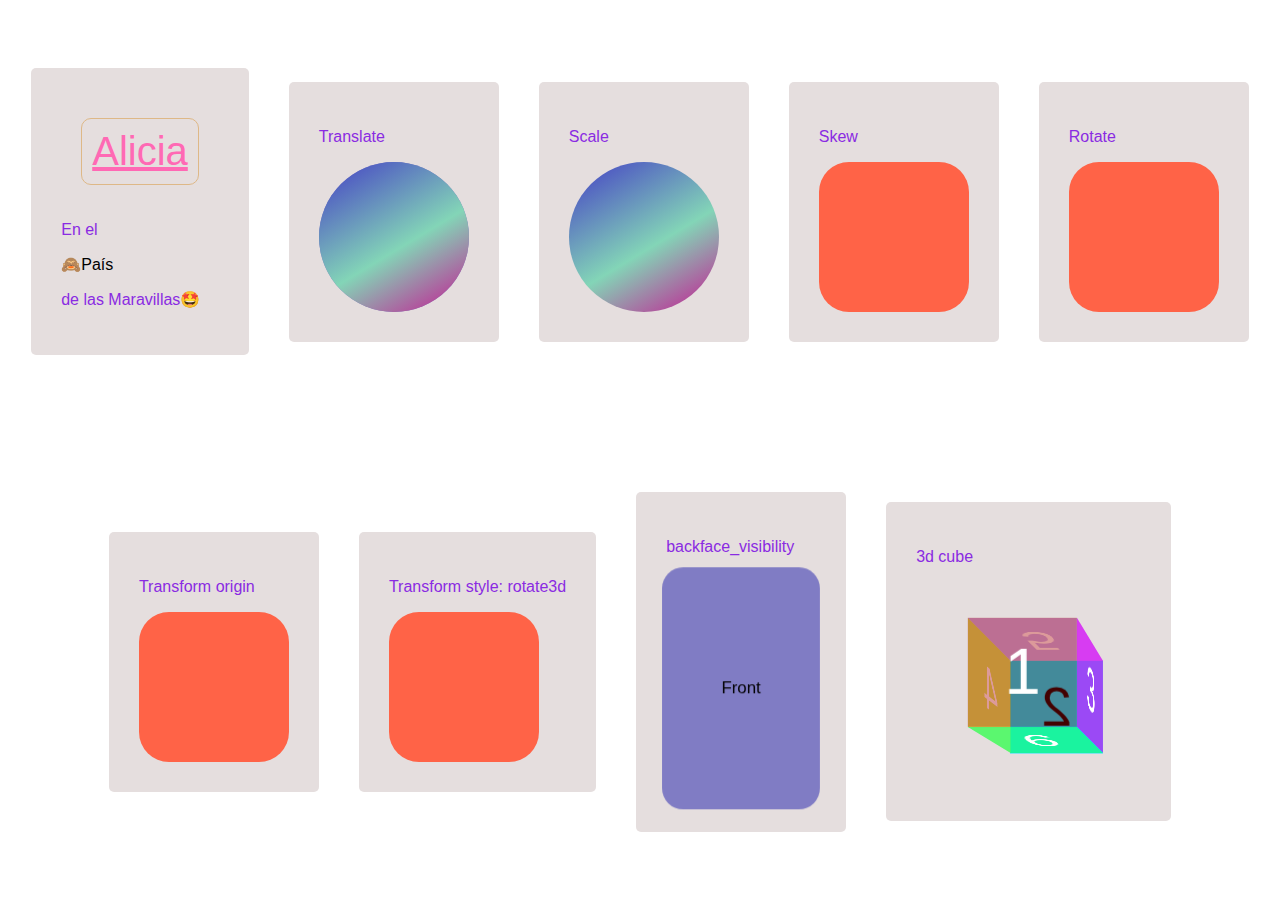
<file: index.html>
<!DOCTYPE html>
<html lang="en">
<head>
    <meta charset="UTF-8">
    <meta http-equiv="X-UA-Compatible" content="IE=edge">
    <meta name="viewport" content="width=device-width, initial-scale=1.0">
    <link rel="stylesheet" href="style.css">
    <title>Document</title>
</head>
<body>
    <section class="test">
        <a href="/">Alicia</a>
        <p>En el </p>
        <p class="maravillas">País</p>
        <p>de las Maravillas</p>
    </section>

    <section>
        <p>Translate</p>
        <div class="shadow">
            <div class="circle ctrans"></div>
        </div>
    </section>

    <section>
        <p>Scale</p>
        <div class="circle cscale"></div>
    </section>

    <section>
        <p>Skew</p>
        <div class="square sskew"></div>
    </section>

    <section>
        <p>Rotate</p>
        <div class="square srotate"></div>
    </section>

    <section>
        <p>Transform origin</p>
        <div class="square origin"></div>
    </section>

    <section class="dimension">
        <p>Transform style: rotate3d</p>
        <div class="square rotate3d"></div>
    </section>

    <section class="card-container">
        <p>backface_visibility</p>
        <div class="card">
            <div class="face-card front">Front</div>
            <div class="face-card back">Back</div>
        </div>
    </section>

    <section>
        <p>3d cube</p>
        <div class="container">
            <div class="cube hidebf">
              <div class="face front">1</div>
              <div class="face back">2</div>
              <div class="face right">3</div>
              <div class="face left">4</div>
              <div class="face top">5</div>
              <div class="face bottom">6</div>
            </div>
          </div>
    </section>
</body>
</html>
</file>
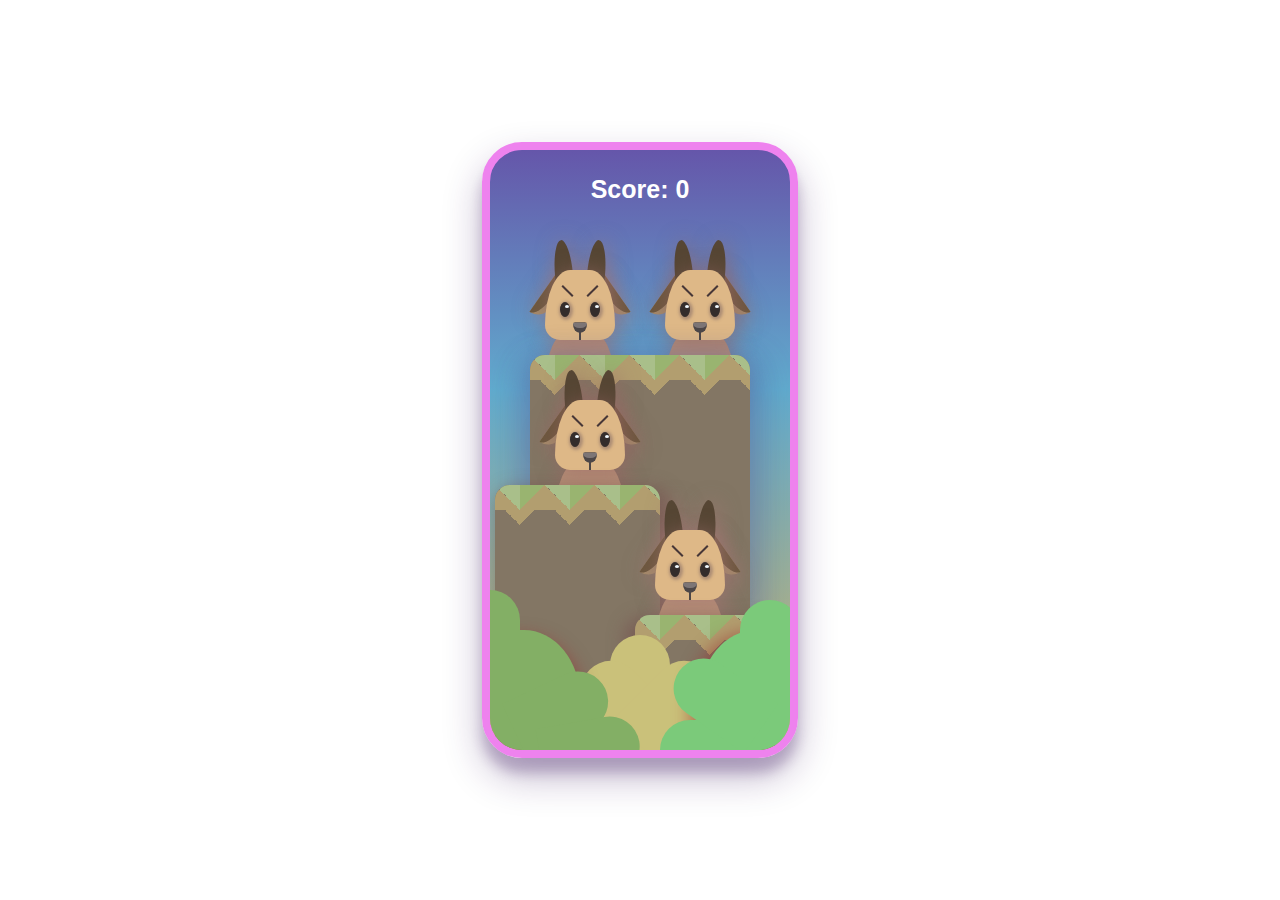
<file: Curso_de_animaciones/index.html>
<!DOCTYPE html>
<html lang="en">
<head>
    <meta charset="UTF-8">
    <meta http-equiv="X-UA-Compatible" content="IE=edge">
    <meta name="viewport" content="width=device-width, initial-scale=1.0">
    <link rel="stylesheet" href="./style.css">
    <title>Document</title>
</head>
<body>
   <!--  <ul>
        <li><input type="checkbox"><div class="shield"></div></li>
        <li><input type="checkbox"><div class="shield"></div></li>
        <li><input type="checkbox"><div class="shield"></div></li>
        <li><input type="checkbox"><div class="shield"></div></li>
        <li><input type="checkbox"><div class="shield"></div></li>
        <li><input type="checkbox"><div class="shield"></div></li>
        <li><input type="checkbox"><div class="shield"></div></li>
        <li><input type="checkbox"><div class="shield"></div></li>
    </ul>
     -->
    <div class="phone">
        <div class="layer-1">
            <input type="checkbox">
            <div class="cabeza">
                <div class="ceja ceja_der"></div>
                <div class="ceja ceja_izq"></div>
                <div class="ojos ojo_izq">
                    <div class="brillo"></div>
                </div>
                <div class="ojos ojo_der">
                    <div class="brillo"></div>
                </div>
                <div class="nariz">
                    <div class="sombra_nariz"></div>
                </div>
                <div class="linea_boca"></div>
            </div>
            <div class="cabeza cuerpo"></div>
            <div class="cuerno cuerno_izq"></div>
            <div class="cuerno cuerno_der"></div>
            <div class="oreja oreja_izq oreja_izq__Capi_1">
                <div class="sombra_oreja"></div>
            </div>
            <div class="oreja oreja_der oreja_der__Capi_1">
                <div class="sombra_oreja"></div>
            </div>
        </div>
        <div class="layer-2">
            <input type="checkbox">
            <div class="cabeza">
                <div class="ceja ceja_der"></div>
                <div class="ceja ceja_izq"></div>
                <div class="ojos ojo_izq">
                    <div class="brillo"></div>
                </div>
                <div class="ojos ojo_der">
                    <div class="brillo"></div>
                </div>
                <div class="nariz">
                    <div class="sombra_nariz"></div>
                </div>
                <div class="linea_boca"></div>
            </div>
            <div class="cabeza cuerpo"></div>
            <div class="cuerno cuerno_izq"></div>
            <div class="cuerno cuerno_der"></div>
            <div class="oreja oreja_izq oreja_izq__Capi_2">
                <div class="sombra_oreja"></div>
            </div>
            <div class="oreja oreja_der oreja_der__Capi_2">
                <div class="sombra_oreja"></div>
            </div>
        </div>
        <div class="layer-3">
            <div class="zigzag"></div>
        </div>
        <div class="layer-4">
            <input type="checkbox">
            <div class="cabeza">
                <div class="ceja ceja_der"></div>
                <div class="ceja ceja_izq"></div>
                <div class="ojos ojo_izq">
                    <div class="brillo"></div>
                </div>
                <div class="ojos ojo_der">
                    <div class="brillo"></div>
                </div>
                <div class="nariz">
                    <div class="sombra_nariz"></div>
                </div>
                <div class="linea_boca"></div>
            </div>
            <div class="cabeza cuerpo"></div>
            <div class="cuerno cuerno_izq"></div>
            <div class="cuerno cuerno_der"></div>
            <div class="oreja oreja_izq oreja_izq__Capi_4">
                <div class="sombra_oreja"></div>
            </div>
            <div class="oreja oreja_der oreja_der__Capi_4">
                <div class="sombra_oreja"></div>
            </div>
        </div>
        <div class="layer-5">
            <div class="zigzag"></div>
        </div>
        <div class="layer-6">
            <input type="checkbox">
            <div class="cabeza">
                <div class="ceja ceja_der"></div>
                <div class="ceja ceja_izq"></div>
                <div class="ojos ojo_izq">
                    <div class="brillo"></div>
                </div>
                <div class="ojos ojo_der">
                    <div class="brillo"></div>
                </div>
                <div class="nariz">
                    <div class="sombra_nariz"></div>
                </div>
                <div class="linea_boca"></div>
            </div>
            <div class="cabeza cuerpo"></div>
            <div class="cuerno cuerno_izq"></div>
            <div class="cuerno cuerno_der"></div>
            <div class="oreja oreja_izq oreja_izq__Capi_6">
                <div class="sombra_oreja"></div>
            </div>
            <div class="oreja oreja_der oreja_der__Capi_6">
                <div class="sombra_oreja"></div>
            </div>
        </div>
        <div class="layer-7">
            <div class="zigzag"></div>
        </div>
        <div class="layer-8">
            <div class="bush bushL8_1"></div>
            <div class="bush bushL8_2"></div>
            <div class="bush bushL8_3"></div>
        </div>
        <div class="layer-9">
            <div class="bush bushL9_1"></div>
            <div class="bush bushL9_2"></div>
            <div class="bush bushL9_3"></div>
        </div>
        <div class="layer-10">
            <div class="bush bushL10_1"></div>
            <div class="bush bushL10_2"></div>
            <div class="bush bushL10_3"></div>
        </div>
        <h3 class="total-count">Score: </h3>
    </div>
</body>
</html>
</file>
<file: style.css>
body {
    margin: 0;
    padding: 0;
    box-sizing: border-box;
    font-family: Helvetica;
    display: flex;
    justify-content: center;
    align-items: center;
    width: 100%;
    height: 100vh;
    flex-wrap: wrap;
}
section {
    margin: 20px;
    padding: 30px;
    border-radius: 5px;
    background-color: rgb(229, 222, 222);
}
a {
    font-family: Haettenschweiler, 'Arial Narrow Bold', sans-serif;
    font-size: 40px;
    font-weight: lighter;
    padding: 10px;
    border: 1px double burlywood;
    margin: 20px;
    display: inline-block;
    border-radius: 10px;
}
a:link {
    color: hotpink;
}
a:visited {
    color: tomato;
}
a:hover {
    background-color: blanchedalmond;
}
p:not(.maravillas) {
    color: blueviolet;
}
.maravillas::before {
    content: "🙈";
}
.test p:last-of-type::after {
    content: "🤩";
}
.circle {
    background-color: #443ec5;
    background-image: linear-gradient(149deg, #443ec5 1%, #83d5b7 56%, #c71591 100%);
    width: 150px;
    height: 150px;
    border-radius: 50%;
}
.shadow {
    background-color: #807cc4;
    width: 150px;
    height: 150px;
    border-radius: 50%;
}
.square {
    width: 150px;
    height: 150px;
    background-color: tomato;
    border-radius: 20%;
}
.ctrans:hover {
    transform: translate(10%, 20px);
}
.cscale:hover {
    transform: scale(1.5, 1.3);
}
.sskew:hover {
    transform: skew(20deg, 10deg);
}
.srotate:hover {
    transform: rotate(20deg);
}
.origin {
    transform-origin: left top;
}
.origin:hover {
    transform: rotate(45deg);
}
.dimension {
    position: relative;
    perspective: 200px;
}
.rotate3d:hover {
    transform-style: preserve-3d;
    transform: rotateX(45deg);
}
.card {
    width: 150px;
    height: 230px;
    transform-style: preserve-3d;
    position: relative;
    transition: all 1s linear;
}
.card-container:hover .card {
    transform: rotateY(180deg);
}
.face-card {
    position: absolute;
    width: 100%;
    height: 100%;
    display: flex;
    justify-content: center;
    align-items: center;
    border-radius: 20px;
    backface-visibility: hidden;
}
.card .front {
    background-color: #807cc4;
}
.card .back { 
    background-color: tomato;
    transform: rotateY(180deg);
}
.card-container {
    perspective: 1000px;
}

.container {
    width: 150px;
    height: 150px;
    margin: 75px 0 0 75px;
    border: none;
  }
  
.cube {
    width: 100%;
    height: 100%;
    perspective: 600px;
    perspective-origin: 170% 170%;
    transform-style: preserve-3d;
}
  
.face {
    display: block;
    position: absolute;
    width: 100px;
    height: 100px;
    border: none;
    line-height: 100px;
    font-family: sans-serif;
    font-size: 60px;
    color: white;
    text-align: center;
}
  
  /* Define each face based on direction */
.front {
    background: rgba(167, 3, 3, 0.4);
    transform: translateZ(50px);
}
  
.back {
    background: rgb(0, 229, 255);
    color: black;
    transform: rotateY(180deg) translateZ(50px);
}
  
.right {
    background: rgba(221, 7, 241, 0.7);
    transform: rotateY(90deg) translateZ(50px);
}
  
.left {
    background: rgba(212, 248, 37, 0.7);
    transform: rotateY(-90deg) translateZ(50px);
}
  
.top {
    background: rgba(191, 168, 252, 0.7);
    transform: rotateX(90deg) translateZ(50px);
}
  
.bottom {
    background: rgba(37, 249, 118, 0.7);
    transform: rotateX(-90deg) translateZ(50px);
}
</file>
<file: Curso_de_animaciones/style.css>
/* counter-reset: Crea o reinicia un contador.
counter-increment: Incrementa un valor del contador.
content: Inserta el contenido generado (debe usarse con un pseudoelemento).
counter(): Función que agrega el valor de un contador a un elemento.
Nota: la etiqueta que sirva de contador debe ubicarse en el html debajo de los inputs o no los leera. */
body {
    margin: 0;
    padding: 0;
    width: 100%;
    height: 100vh;
    box-sizing: border-box;
    display: grid;
    place-items: center;
    counter-reset: score;
}
.total-count {
    text-align: center;
    font-family: Arial, Helvetica, sans-serif;
    color: white;
    font-size: 25px;
}
input[type="checkbox"] {
    position: absolute;
    z-index: 3;
    top: 30px;
    right: 0;
    left: 0;
    height: 70px;
    width: 70%;
    margin: 0 auto;
    appearance: none;
    cursor: pointer;
}
input[type=checkbox]:focus {
    appearance: none;
    outline: none;
}
input:checked {
    counter-increment: score;
}
.total-count::after {
    content: counter(score);
}
body>ul {
    display: flex;
    gap: 20px;
}
.phone {
    position: relative;
    border: 8px solid violet;
    border-radius: 40px;
    height: 600px;
    width: 300px;
    background: rgb(101,86,170);
    background: linear-gradient(180deg, rgba(101,86,170,1) 0%, rgba(57,150,193,0.8) 40%, rgba(207,179,104,1) 100%);     
    box-shadow: 0 19px 38px rgb(56, 20, 93, 0.30), 0 15px 12px rgb(56, 20, 93, 0.22) ;
    overflow: hidden;
}

.layer-1 {
    position: absolute;
    z-index: 1;
    height: 510px;
    width: 100px;
    bottom: 0;
    right: 40px;

    animation: Capi_1 1s ease-in infinite;
}

@keyframes Capi_1 {
    25%{
        bottom: -120px;
    }
}
.oreja_izq__Capi_1 {
    animation: capi_1__orejita_izq 1s ease-in infinite;
}
@keyframes capi_1__orejita_izq {
    25% {
        transform: rotate(45deg);
    }
}
.oreja_der__Capi_1 {
    animation: capi_1__orejita_der 1s ease-in infinite;
}

@keyframes capi_1__orejita_der {
    25% {
        transform: rotate(-45deg);
    }
}

.layer-2 {
    position: absolute;
    z-index: 1;
    height: 510px;
    width: 100px;
    bottom: 0;
    left: 40px;

    animation: Capi_2 3s ease-in-out infinite alternate;
}

@keyframes Capi_2 {
    15%{
        bottom: -130px;
    }
    30% { 
        bottom: 0;
    }
    40%{
        bottom: -130px;
    }
    80% {
        bottom: -120px;
    }
}
.oreja_izq__Capi_2 {
    animation: capi_2__orejita_izq 3s ease-in infinite alternate;
}
@keyframes capi_2__orejita_izq {
    10% {
        transform: rotate(45deg);
    }
    30% {
        transform: rotate(0deg);
    }
    35% {
        transform: rotate(45deg);
    }
}
.oreja_der__Capi_2 {
    animation: capi_2__orejita_der 3s ease-in infinite alternate;
}

@keyframes capi_2__orejita_der {
    10% {
        transform: rotate(-45deg);
    }
    30% {
        transform: rotate(0deg);
    }
    35% {
        transform: rotate(-45deg);
    }
}
.layer-4 {
    position: absolute;
    z-index: 4;
    height: 380px;
    width: 100px;
    bottom: 0;
    left: 50px;

    animation: Capi_4 7s ease-in-out infinite alternate;
}

@keyframes Capi_4 {
    0%{
        bottom: 0px;
    }
    10% {
        bottom: -40px;
    }
    15% {
        bottom: -130px;
    }
    25%{
        bottom:-120px;
    }
    30% { 
        bottom: 0;
    }
    40%{
        bottom: -130px;
    }
    85%{
        bottom: -120px;
    }
}
.oreja_izq__Capi_4 {
    animation: capi_4__orejita_izq 7s ease-in infinite alternate;
}
@keyframes capi_4__orejita_izq {
    3% {
        transform: rotate(45deg);
    }
    30% {
        transform: rotate(0deg);
    }
    35% {
        transform: rotate(45deg);
    }
}
.oreja_der__Capi_4 {
    animation: capi_4__orejita_der 7s ease-in infinite alternate;
}

@keyframes capi_4__orejita_der {
    3% {
        transform: rotate(-45deg);
    }
    30% {
        transform: rotate(0deg);
    }
    35% {
        transform: rotate(-45deg);
    }
}
.layer-6 {
    position: absolute;
    z-index: 6;
    height: 250px;
    width: 100px;
    bottom: 0;
    right: 50px;

    animation: Capi_6 10s ease-out infinite alternate;
}

@keyframes Capi_6 {
    0%{
        bottom: 0px;
    }
    10% {
        bottom: -40px;
    }
    15% {
        bottom: -130px;
    }
    25%{
        bottom:-40px;
    }
    30% { 
        bottom: -130px;
    }
    40%{
        bottom: -130px;
    }
    95%{
        bottom: -120px;
    }
}
.oreja_izq__Capi_6 {
    animation: capi_6__orejita_izq 10s ease-in infinite;
}
@keyframes capi_6__orejita_izq {
    3% {
        transform: rotate(45deg);
    }
    30% {
        transform: rotate(0deg);
    }
    35% {
        transform: rotate(45deg);
    }
}
.oreja_der__Capi_6 {
    animation: capi_6__orejita_der 10s ease-in infinite;
}

@keyframes capi_6__orejita_der {
    3% {
        transform: rotate(-45deg);
    }
    30% {
        transform: rotate(0deg);
    }
    35% {
        transform: rotate(-45deg);
    }
}
.cabeza { 
    position: absolute;
    z-index: 2;
    right: 0;
    left: 0;
    top: 30px;
    margin: 0 auto;
    width: 70px;
    height: 70px;
    background: burlywood;
    border-top-left-radius: 25px 55px;
    border-top-right-radius: 25px 55px;
    border-bottom-right-radius: 15px;
    border-bottom-left-radius: 15px;
}
.cuerno {
    position: absolute;
    z-index: 1;
    height: 70px;
    width: 18px;
    background: rgb(86, 70, 52);
    border-radius: 50%;
}
.cuerno_izq {
    left: 25px;
    transform: rotate(-5deg);
}
.cuerno_der {
    right: 25px;
    transform: rotate(5deg);
}
.oreja {
    position: absolute;
    top: 48px;
    height: 15px;
    width: 50px;
    background-color: rgb(163, 137, 106);
    border-bottom-left-radius: 15px;
    border-bottom-right-radius: 15px;
}

.sombra_oreja {
    height: 10px;
    width: 50px;
    background-color: rgb(108, 87, 62);
    border-bottom-left-radius: 45px 20px;
    border-bottom-right-radius: 45px 20px;
}
.oreja_izq {
    transform: rotate(-55deg);
    left: -5px;
}

.oreja_der {
    transform: rotate(55deg);
    right: -5px;
}
.ceja {
    position: absolute;
    top: 20px;
    height: 2px;
    width: 15px;
    background-color: rgb(71, 55, 55);
}
.ceja_izq {
    left: 15px;
    transform: rotate(45deg);
}
.ceja_der {
    right: 15px;
    transform: rotate(-45deg);
}
.ojos {
    position: absolute;
    top: 32px;
    width: 10px;
    height: 15px;
    background-color: rgb(51, 44, 44);
    border-radius: 50%;
    box-shadow: 1px 1px 3px 2px rgba(123, 100, 100, 0.5);

    animation-name: blink;
    animation-duration: 2s;
    animation-iteration-count: infinite;
}

@keyframes blink {
    0% {
        transform: scaleY(1);
    }
    5% {
        transform: scaleY(.2);
    }
    10% {
        transform: scaleY(1);
    }
}
.ojo_der {
    right: 15px;
}
.ojo_izq {
    left: 15px;
}
.brillo {
    position: absolute;
    top: 3px;
    right: 1px;
    height: 3px;
    width: 4px;
    border-radius: 50%;
    background-color: aliceblue;
}
.nariz {
    position: absolute;
    top: 50px;
    right: 0px;
    left: 0px;
    margin: 0 auto;
    height: 15px;
    width: 20px;
    background: rgb(77, 71, 71);
    border-top-left-radius: 5px;
    border-top-right-radius: 5px;
    border-bottom-left-radius: 15px 20px;
    border-bottom-right-radius: 15px 20px;
    transform: scale(70%);
}
.sombra_nariz{
    position: absolute;
    top: -3px;
    height: 15px;
    width: 20px;
    border-top-left-radius: 5px;
    border-top-right-radius: 5px;
    border-bottom-left-radius: 15px 20px;
    border-bottom-right-radius: 15px 20px;
    transform: scaleY(50%);
    background: rgb(240, 227, 227, .3);
}
.linea_boca {
    position: absolute;
    top: 62px;
    left: 0;
    right: 0;
    margin: 0 auto;
    height: 8px;
    width: 2px;
    background-color: rgb(77, 71, 71);
}
.cuerpo {
    z-index: 1;
    top: 90px;
    background-color: rgb(182, 144, 119);
}
.layer-1>div{
    box-shadow: 3px 3px 20px 2px rgba(151, 101, 101, 0.5);
}

.layer-2>div{
    box-shadow: 3px 3px 20px 2px rgba(163, 114, 114, 0.5);
}
.layer-3 {
    position: absolute;
    z-index: 3;
    right: 0;
    left: 0;
    margin: 0 auto;
    bottom: -5px;
    width: 220px;
    height: 400px;
    background-color: rgb(131, 118, 100);
    border-radius: 15px 15px 0 0;
    overflow: hidden;
    box-shadow: -6px 10px 30px 5px rgba(89, 93, 163, 0.3), 6px 10px 30px 10px rgba(82, 92, 158, 0.3);

}
.zigzag {
    width: 100%;
    height: 100%;
    background: linear-gradient(135deg, rgb(153, 180, 112) 25%, transparent 25%) -25px 0,
        linear-gradient(-135deg, rgb(169, 191, 138) 25%, transparent 25%) -25px 0,
        linear-gradient(45deg, rgb(178, 158, 111) 25%, transparent 25%) 0px -25px,
        linear-gradient(-45deg, rgb(178, 158, 111) 25%, transparent 25%) 0px -25px,
        linear-gradient(135deg, rgb(178, 158, 111) 25%, transparent 25%) 25px 15px,
        linear-gradient(-135deg, rgb(178, 158, 111) 25%, transparent 25%) 25px 15px;
    background-size: 50px 50px;
    background-repeat: repeat-x;
}

.layer-4>div{
    box-shadow: 3px 3px 20px 2px rgba(156, 102, 102, 0.5);
}
.layer-5 {
    position: absolute;
    z-index: 5;
    left: 5px;
    bottom: -5px;
    margin: 0 auto;
    width: 165px;
    height: 270px;
    background-color: rgb(131, 118, 100);
    border-radius: 15px 15px 0 0;
    overflow: hidden;
    box-shadow: 6px 7px 16px 5px rgba(115, 75, 75, 0.5);
}

.layer-6>div{
    box-shadow: 3px 3px 20px 2px rgba(168, 118, 118, 0.5);
}
.layer-7 {
    position: absolute;
    z-index: 7;
    right: 15px;
    bottom: -5px;
    margin: 0 auto;
    width: 140px;
    height: 140px;
    background-color: rgb(131, 118, 100);
    overflow: hidden;
    border-radius: 15px 15px 0 0;
    overflow: hidden;
    box-shadow: -6px 7px 16px 5px rgba(115, 75, 75, 0.5);
}
.bush {
    position: absolute;
    right: 0;
    bottom: 0;
    height: 100px;
    width: 60px;
    border-radius: 40px 40px 0 0;
    background: rgb(131, 175, 101);
}
.layer-8 {
    position: absolute;
    z-index: 8;
    right: 0px;
    left: 0px;
    bottom: -5px;
    margin: 0 auto;
    width: 140px;
    height: 70px;
    background-color: rgb(202, 193, 122);
    box-shadow: 6px 7px 16px 5px rgba(151, 44, 44, 0.5);
    border-radius: 50% 50% 0 0;
}
.bushL8_1 {
    top: -50px;
    left: 0;
    right: 0;
    margin: 0 auto;
    background-color: rgb(202, 193, 122);
}
.bushL8_2 {
    left: -30px;
    margin: 0 auto;
    transform: rotate(-45deg);
    background-color: rgb(202, 193, 122);
}
.bushL8_3 {
    right: 10px;
    margin: 0 auto;
    transform: rotate(45deg);
    background-color: rgb(202, 193, 122);
}
.bushL9_1{
    right: -10px;
    bottom: 40px;
    transform: rotate(65deg);
}
.bushL9_2{
    right: -40px;
    bottom: 0;
    transform: rotate(80deg);
}
.bushL9_3 {
    top: -40px;
    left: 20px;
}
.layer-9 {
    position: absolute;
    z-index: 9;
    left: -50px;
    bottom: -50px;
    margin: 0 auto;
    width: 140px;
    height: 170px;
    border-radius: 40% 40% 0 0;
    background-color: rgb(131, 175, 101);
    box-shadow: 0px 10px 16px 5px rgba(151, 44, 44, 0.5);
}

.layer-10 {
    position: absolute;
    z-index: 10;
    right: -50px;
    bottom: -50px;
    margin: 0 auto;
    width: 140px;
    height: 170px;
    background-color: rgb(123, 202, 122);
    box-shadow: -6px 7px 16px 5px rgba(151, 44, 44, 0.5);
    border-radius: 40% 40% 0 0;
}
.bushL10_1 {
    left: -20px;
    transform: rotate(-90deg);
    background-color: rgb(123, 202, 122);
}
.bushL10_2 {
    top: 20px;
    left: -10px;
    transform: rotate(-55deg);
    background-color: rgb(123, 202, 122);
}
.bushL10_3 {
    top: -30px;
    left: 40px;
    background-color: rgb(123, 202, 122);
}
</file>
